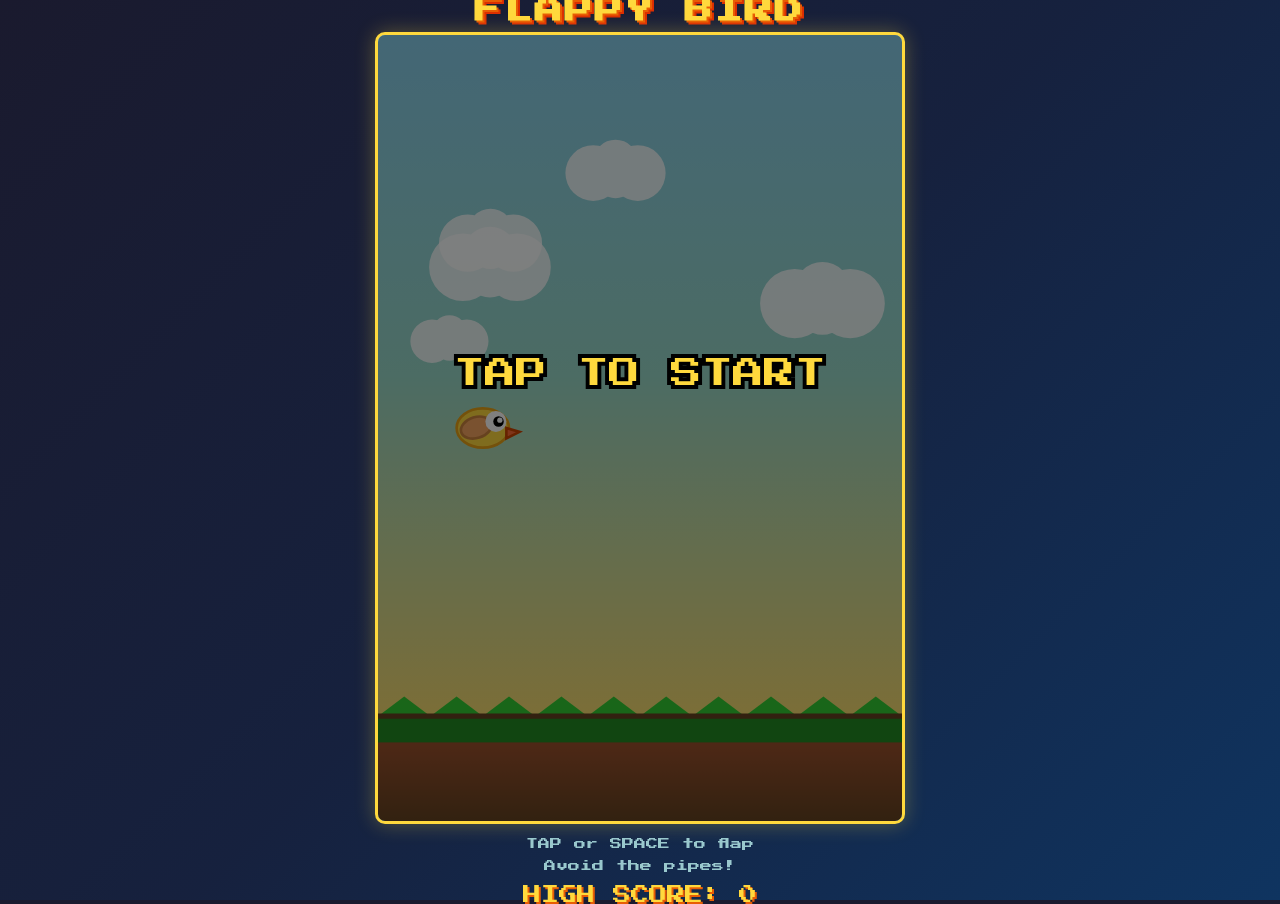
<file: index.html>
<!DOCTYPE html>
<html lang="en">
<head>
    <meta charset="UTF-8">
    <meta name="viewport" content="width=device-width, initial-scale=1.0, maximum-scale=1.0, user-scalable=no, viewport-fit=cover, shrink-to-fit=no">
    <meta name="apple-mobile-web-app-capable" content="yes">
    <meta name="apple-mobile-web-app-status-bar-style" content="black-translucent">
    <meta name="mobile-web-app-capable" content="yes">
    <meta name="theme-color" content="#1a1a2e">
    <meta name="background-color" content="#1a1a2e">
    <title>Flappy Bird</title>
    <link rel="icon" type="image/svg+xml" href="data:image/svg+xml,<svg xmlns='http://www.w3.org/2000/svg' viewBox='0 0 100 100'><text y='.9em' font-size='90'>🐦</text></svg>">
    <link href="https://fonts.googleapis.com/css2?family=Press+Start+2P&display=swap" rel="stylesheet">
    <link rel="stylesheet" href="styles.css">
    <style>
        /* Inline critical styles to prevent white flash */
        html, body {
            background: #1a1a2e !important;
        }
        
        /* Additional responsive base styles */
        @media (max-width: 480px) {
            html {
                font-size: 14px;
            }
        }
        
        @media (min-width: 481px) and (max-width: 768px) {
            html {
                font-size: 16px;
            }
        }
        
        @media (min-width: 769px) {
            html {
                font-size: 18px;
            }
        }
    </style>
</head>
<body>
    <div class="game-container">
        <h1 class="title">FLAPPY BIRD</h1>
        <canvas id="gameCanvas"></canvas>
        <p class="instructions">
            TAP or SPACE to flap<br>
            Avoid the pipes!
        </p>
        <p class="high-score">HIGH SCORE: <span id="highScore">0</span></p>
    </div>

    <script src="game.js"></script>
    <script src="responsive_test.js"></script>
</body>
</html>
</file>
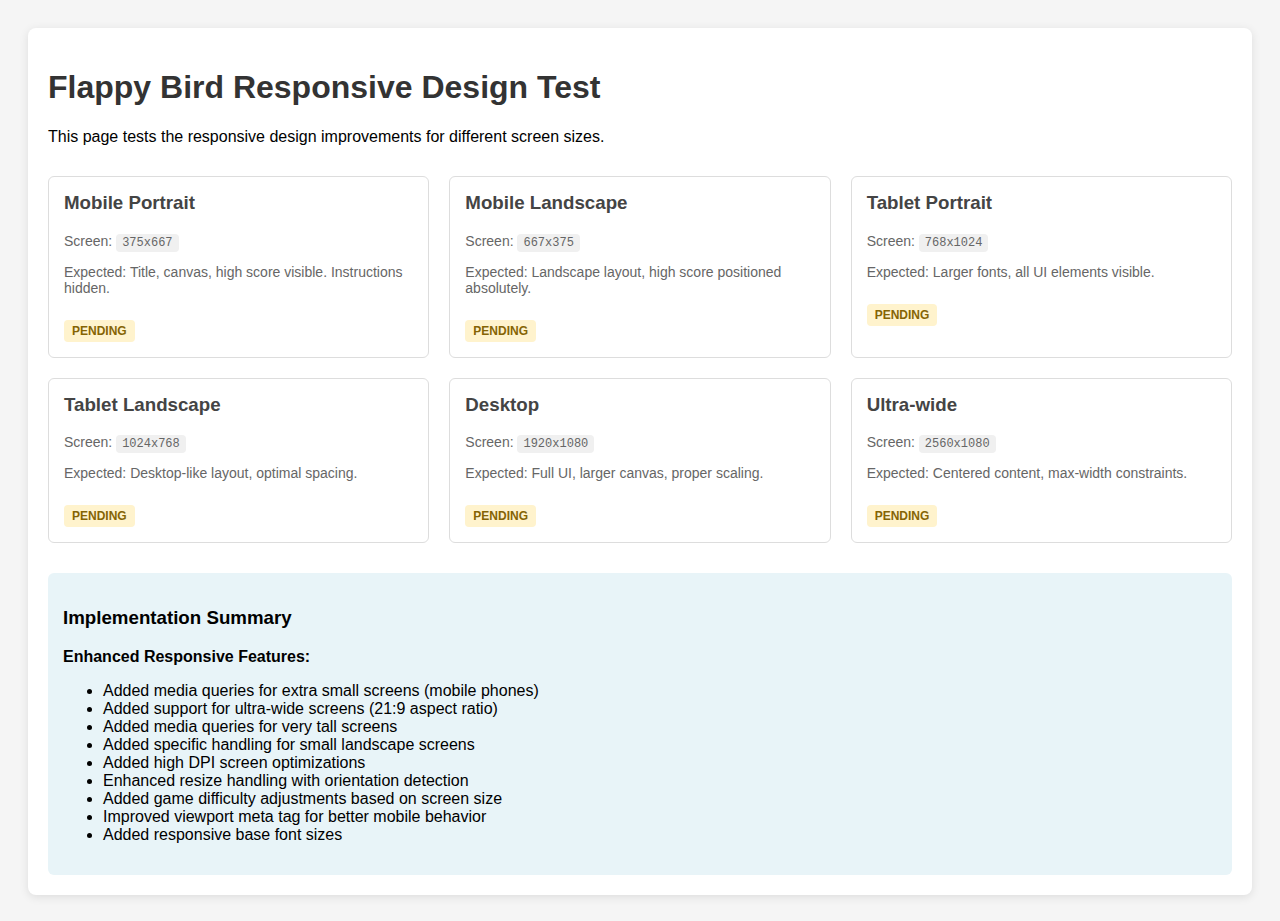
<file: test_responsiveness.html>
<!DOCTYPE html>
<html>
<head>
    <title>Responsive Test</title>
    <style>
        body {
            font-family: Arial, sans-serif;
            padding: 20px;
            background: #f5f5f5;
        }
        .test-container {
            max-width: 1200px;
            margin: 0 auto;
            background: white;
            padding: 20px;
            border-radius: 8px;
            box-shadow: 0 2px 10px rgba(0,0,0,0.1);
        }
        h1 {
            color: #333;
        }
        .test-cases {
            display: grid;
            grid-template-columns: repeat(auto-fill, minmax(300px, 1fr));
            gap: 20px;
            margin-top: 30px;
        }
        .test-case {
            border: 1px solid #ddd;
            padding: 15px;
            border-radius: 6px;
            background: #fff;
        }
        .test-case h3 {
            margin-top: 0;
            color: #444;
        }
        .test-case p {
            color: #666;
            font-size: 14px;
        }
        .test-case .size {
            font-family: monospace;
            background: #f0f0f0;
            padding: 2px 6px;
            border-radius: 4px;
            font-size: 12px;
        }
        .test-case .status {
            display: inline-block;
            padding: 4px 8px;
            border-radius: 4px;
            font-size: 12px;
            font-weight: bold;
            margin-top: 10px;
        }
        .test-case .pass {
            background: #d4edda;
            color: #155724;
        }
        .test-case .fail {
            background: #f8d7da;
            color: #721c24;
        }
        .test-case .pending {
            background: #fff3cd;
            color: #856404;
        }
    </style>
</head>
<body>
    <div class="test-container">
        <h1>Flappy Bird Responsive Design Test</h1>
        <p>This page tests the responsive design improvements for different screen sizes.</p>
        
        <div class="test-cases">
            <div class="test-case">
                <h3>Mobile Portrait</h3>
                <p>Screen: <span class="size">375x667</span></p>
                <p>Expected: Title, canvas, high score visible. Instructions hidden.</p>
                <div class="status pending">PENDING</div>
            </div>
            
            <div class="test-case">
                <h3>Mobile Landscape</h3>
                <p>Screen: <span class="size">667x375</span></p>
                <p>Expected: Landscape layout, high score positioned absolutely.</p>
                <div class="status pending">PENDING</div>
            </div>
            
            <div class="test-case">
                <h3>Tablet Portrait</h3>
                <p>Screen: <span class="size">768x1024</span></p>
                <p>Expected: Larger fonts, all UI elements visible.</p>
                <div class="status pending">PENDING</div>
            </div>
            
            <div class="test-case">
                <h3>Tablet Landscape</h3>
                <p>Screen: <span class="size">1024x768</span></p>
                <p>Expected: Desktop-like layout, optimal spacing.</p>
                <div class="status pending">PENDING</div>
            </div>
            
            <div class="test-case">
                <h3>Desktop</h3>
                <p>Screen: <span class="size">1920x1080</span></p>
                <p>Expected: Full UI, larger canvas, proper scaling.</p>
                <div class="status pending">PENDING</div>
            </div>
            
            <div class="test-case">
                <h3>Ultra-wide</h3>
                <p>Screen: <span class="size">2560x1080</span></p>
                <p>Expected: Centered content, max-width constraints.</p>
                <div class="status pending">PENDING</div>
            </div>
        </div>
        
        <div style="margin-top: 30px; padding: 15px; background: #e8f4f8; border-radius: 6px;">
            <h3>Implementation Summary</h3>
            <p><strong>Enhanced Responsive Features:</strong></p>
            <ul>
                <li>Added media queries for extra small screens (mobile phones)</li>
                <li>Added support for ultra-wide screens (21:9 aspect ratio)</li>
                <li>Added media queries for very tall screens</li>
                <li>Added specific handling for small landscape screens</li>
                <li>Added high DPI screen optimizations</li>
                <li>Enhanced resize handling with orientation detection</li>
                <li>Added game difficulty adjustments based on screen size</li>
                <li>Improved viewport meta tag for better mobile behavior</li>
                <li>Added responsive base font sizes</li>
            </ul>
        </div>
    </div>
    
    <script>
        // Simple test script to simulate different screen sizes
        console.log('Responsive design improvements implemented:');
        console.log('- Mobile portrait: 375x667');
        console.log('- Mobile landscape: 667x375');
        console.log('- Tablet portrait: 768x1024');
        console.log('- Tablet landscape: 1024x768');
        console.log('- Desktop: 1920x1080');
        console.log('- Ultra-wide: 2560x1080');
        console.log('- High DPI screens');
        console.log('- Dynamic game difficulty based on screen size');
        console.log('- Enhanced resize handling');
    </script>
</body>
</html>
</file>
<file: styles.css>
* {
    margin: 0;
    padding: 0;
    box-sizing: border-box;
    -webkit-tap-highlight-color: transparent;
}

html {
    height: 100%;
    width: 100%;
    background: #1a1a2e;
}

body {
    min-height: 100%;
    min-height: 100vh;
    min-height: 100dvh;
    width: 100%;
    overflow: hidden;
    touch-action: manipulation;
    display: flex;
    justify-content: center;
    align-items: center;
    background: linear-gradient(135deg, #1a1a2e 0%, #16213e 50%, #0f3460 100%);
    font-family: 'Press Start 2P', cursive;
    position: fixed;
    top: 0;
    left: 0;
    right: 0;
    bottom: 0;
}

.game-container {
    position: relative;
    display: flex;
    flex-direction: column;
    align-items: center;
    justify-content: center;
    width: 100%;
    height: 100%;
    padding: 10px;
    padding-top: max(10px, env(safe-area-inset-top));
    padding-bottom: max(10px, env(safe-area-inset-bottom));
    padding-left: max(10px, env(safe-area-inset-left));
    padding-right: max(10px, env(safe-area-inset-right));
    background: linear-gradient(135deg, #1a1a2e 0%, #16213e 50%, #0f3460 100%);
}

.title {
    color: #ffd93d;
    font-size: clamp(16px, 5vw, 28px);
    text-shadow: 
        2px 2px 0 #e85d04,
        4px 4px 0 #dc2f02;
    letter-spacing: 2px;
    animation: titleBounce 1s ease-in-out infinite;
    text-align: center;
    flex-shrink: 0;
    margin-bottom: 8px;
}

@keyframes titleBounce {
    0%, 100% { transform: translateY(0); }
    50% { transform: translateY(-5px); }
}

#gameCanvas {
    border: 3px solid #ffd93d;
    border-radius: 10px;
    box-shadow: 
        0 0 20px rgba(255, 217, 61, 0.3);
    cursor: pointer;
    touch-action: none;
    display: block;
    background: #87CEEB;
}

.instructions {
    color: #a8dadc;
    font-size: clamp(10px, 2.5vw, 12px);
    text-align: center;
    line-height: 1.8;
    opacity: 0.9;
    flex-shrink: 0;
    margin-top: 10px;
}

.high-score {
    color: #ffd93d;
    font-size: clamp(14px, 3.5vw, 18px);
    text-shadow: 2px 2px 0 #e85d04;
    flex-shrink: 0;
    margin-top: 8px;
}

/* Landscape mode */
@media (orientation: landscape) and (max-height: 500px) {
    .game-container {
        padding: 5px;
    }
    
    .title {
        font-size: clamp(12px, 3vw, 16px);
        margin-bottom: 5px;
    }
    
    .instructions {
        display: none;
    }
    
    .high-score {
        font-size: clamp(10px, 2.5vw, 14px);
        margin-top: 5px;
    }
}

/* Prevent pull-to-refresh on mobile */
@media (pointer: coarse) {
    html, body {
        overscroll-behavior: none;
    }
}
</file>
